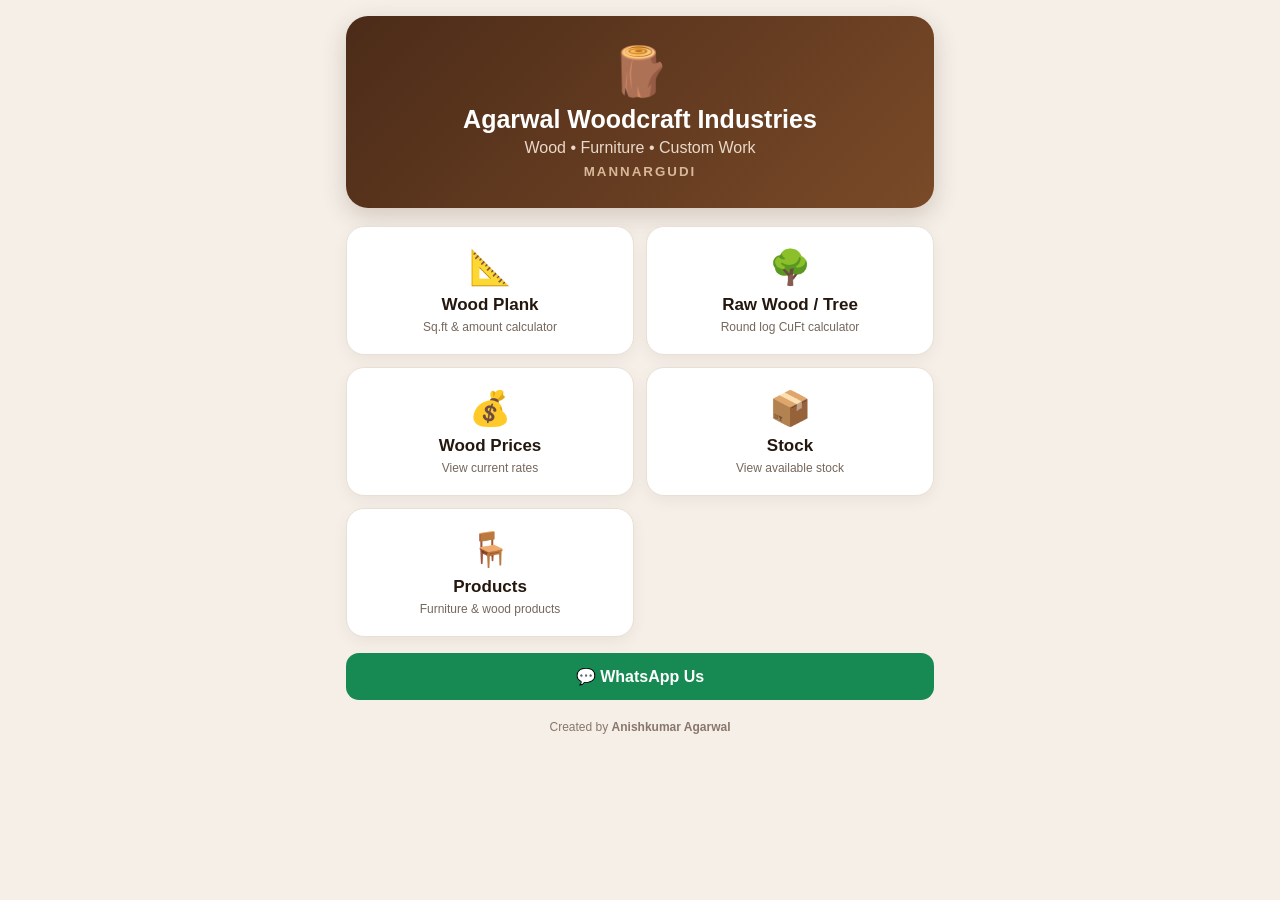
<file: index.html>
<!doctype html>
<html lang="en">
<head>
<meta charset="utf-8">
<meta name="viewport" content="width=device-width,initial-scale=1,viewport-fit=cover">
<meta name="theme-color" content="#5b351d">
<meta name="apple-mobile-web-app-capable" content="yes">
<meta name="apple-mobile-web-app-title" content="Agarwal Woodcraft">
<link rel="manifest" href="manifest.json">
<link rel="stylesheet" href="style.css">
<title>Agarwal Woodcraft</title>
</head>
<body>
<div class="app">
<header class="hero">
  <div class="logo">🪵</div>
  <h1>Agarwal Woodcraft Industries</h1>
  <p>Wood • Furniture • Custom Work</p>
  <small>MANNARGUDI</small>
</header>

<main class="grid">
  <a class="menu-card" href="wood-plank.html"><span>📐</span><b>Wood Plank</b><small>Sq.ft & amount calculator</small></a>
  <a class="menu-card" href="wood-tree.html"><span>🌳</span><b>Raw Wood / Tree</b><small>Round log CuFt calculator</small></a>
  <a class="menu-card" href="prices.html"><span>💰</span><b>Wood Prices</b><small>View current rates</small></a>
  <a class="menu-card" href="stock.html"><span>📦</span><b>Stock</b><small>View available stock</small></a>
  <a class="menu-card" href="products.html"><span>🪑</span><b>Products</b><small>Furniture & wood products</small></a>
</main>

<a class="whatsapp" href="https://wa.me/919245141108">💬 WhatsApp Us</a>
<footer>Created by <b>Anishkumar Agarwal</b></footer>
</div>
<script>
if ("serviceWorker" in navigator) {
  window.addEventListener("load", () => navigator.serviceWorker.register("./service-worker.js"));
}
</script>
</body>
</html>
</file>
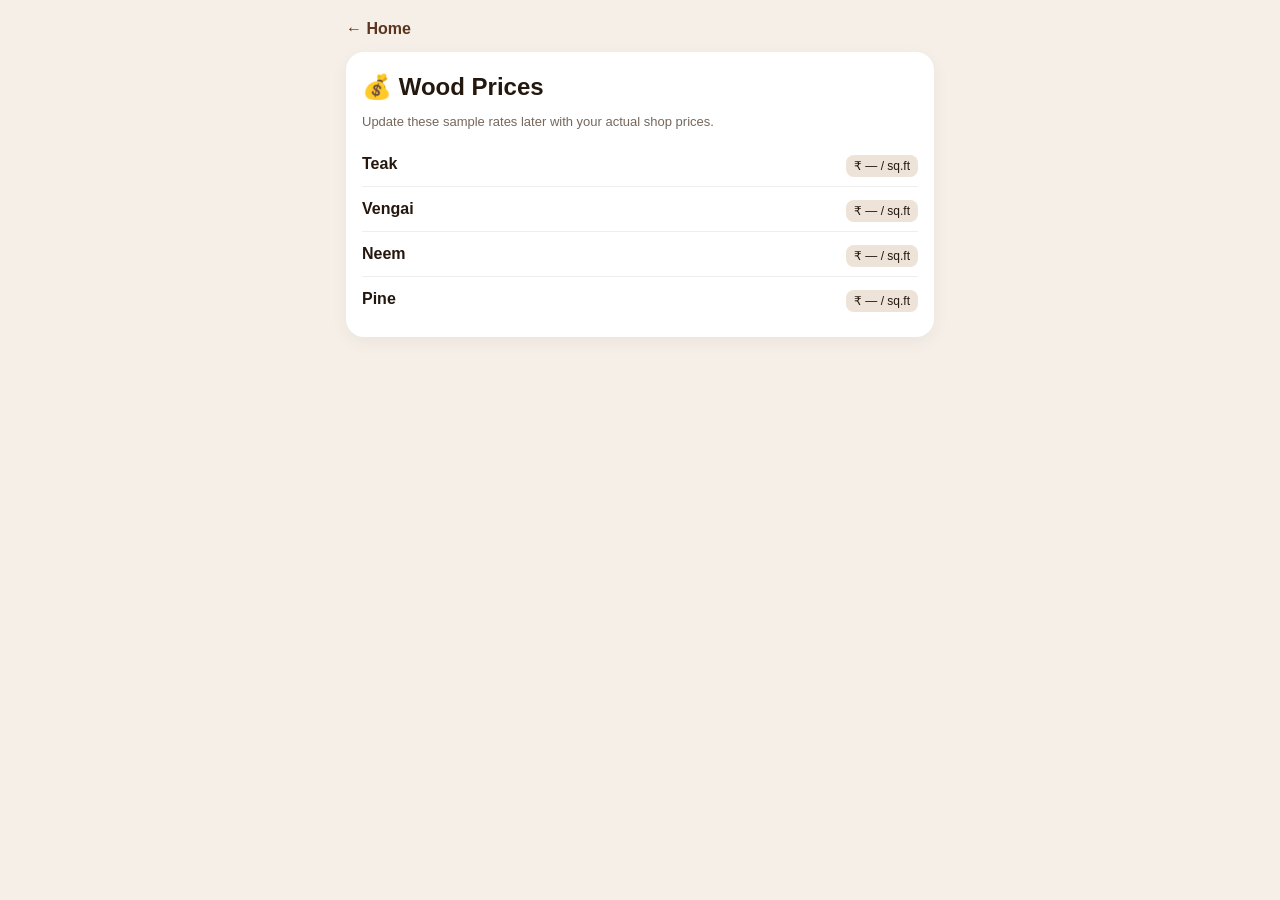
<file: prices.html>
<!doctype html><html><head><meta charset="utf-8"><meta name="viewport" content="width=device-width,initial-scale=1"><link rel="stylesheet" href="style.css"><title>Wood Prices</title></head><body><div class="app"><a class="back" href="index.html">← Home</a><div class="page"><h2>💰 Wood Prices</h2><p class="muted">Update these sample rates later with your actual shop prices.</p><div class="item"><b>Teak</b><span class="badge">₹ — / sq.ft</span></div><div class="item"><b>Vengai</b><span class="badge">₹ — / sq.ft</span></div><div class="item"><b>Neem</b><span class="badge">₹ — / sq.ft</span></div><div class="item"><b>Pine</b><span class="badge">₹ — / sq.ft</span></div></div></div></body></html>
</file>
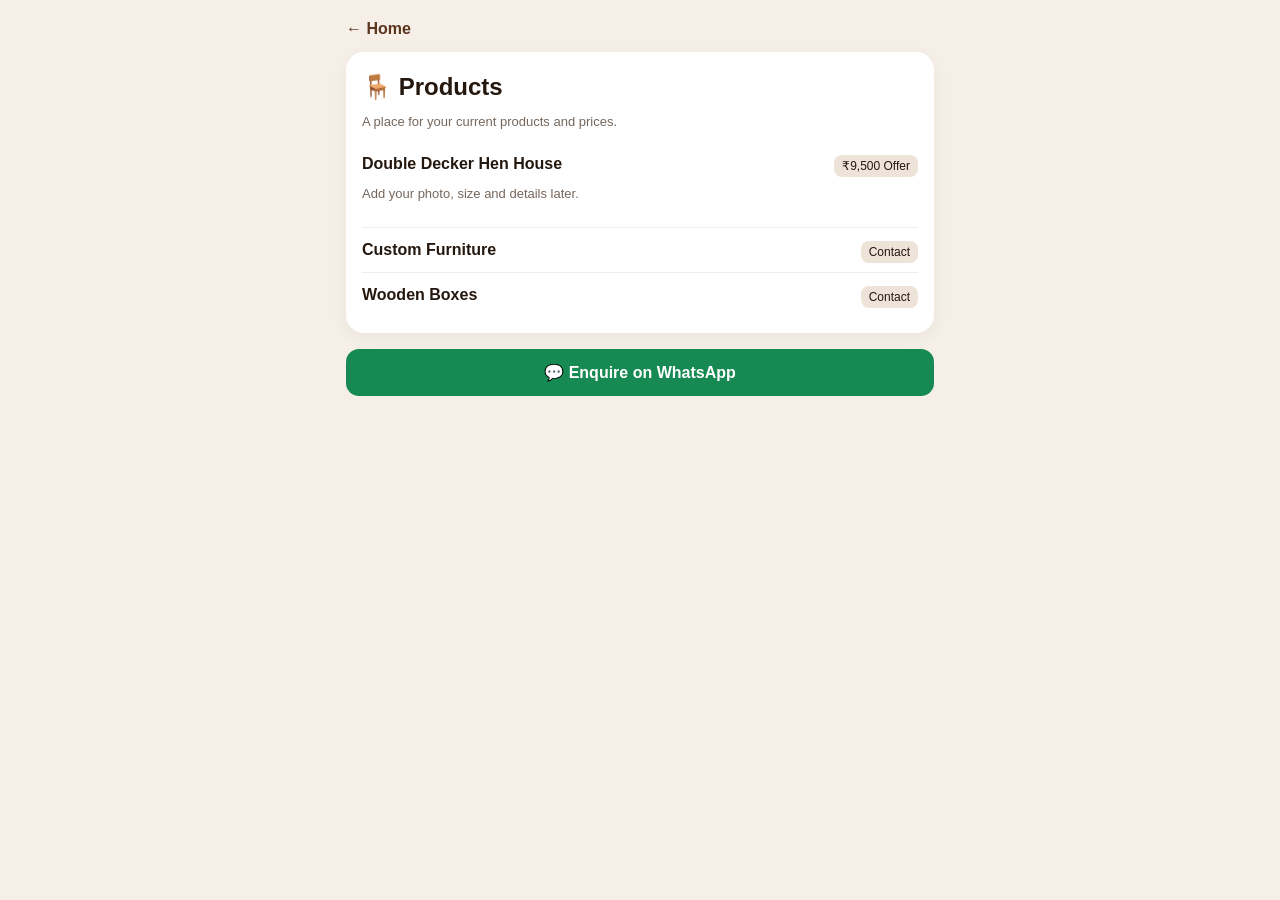
<file: products.html>
<!doctype html><html><head><meta charset="utf-8"><meta name="viewport" content="width=device-width,initial-scale=1"><link rel="stylesheet" href="style.css"><title>Products</title></head><body><div class="app"><a class="back" href="index.html">← Home</a><div class="page"><h2>🪑 Products</h2><p class="muted">A place for your current products and prices.</p><div class="item"><b>Double Decker Hen House</b><span class="badge">₹9,500 Offer</span><p class="muted">Add your photo, size and details later.</p></div><div class="item"><b>Custom Furniture</b><span class="badge">Contact</span></div><div class="item"><b>Wooden Boxes</b><span class="badge">Contact</span></div></div><a class="whatsapp" href="https://wa.me/919245141108">💬 Enquire on WhatsApp</a></div></body></html>
</file>
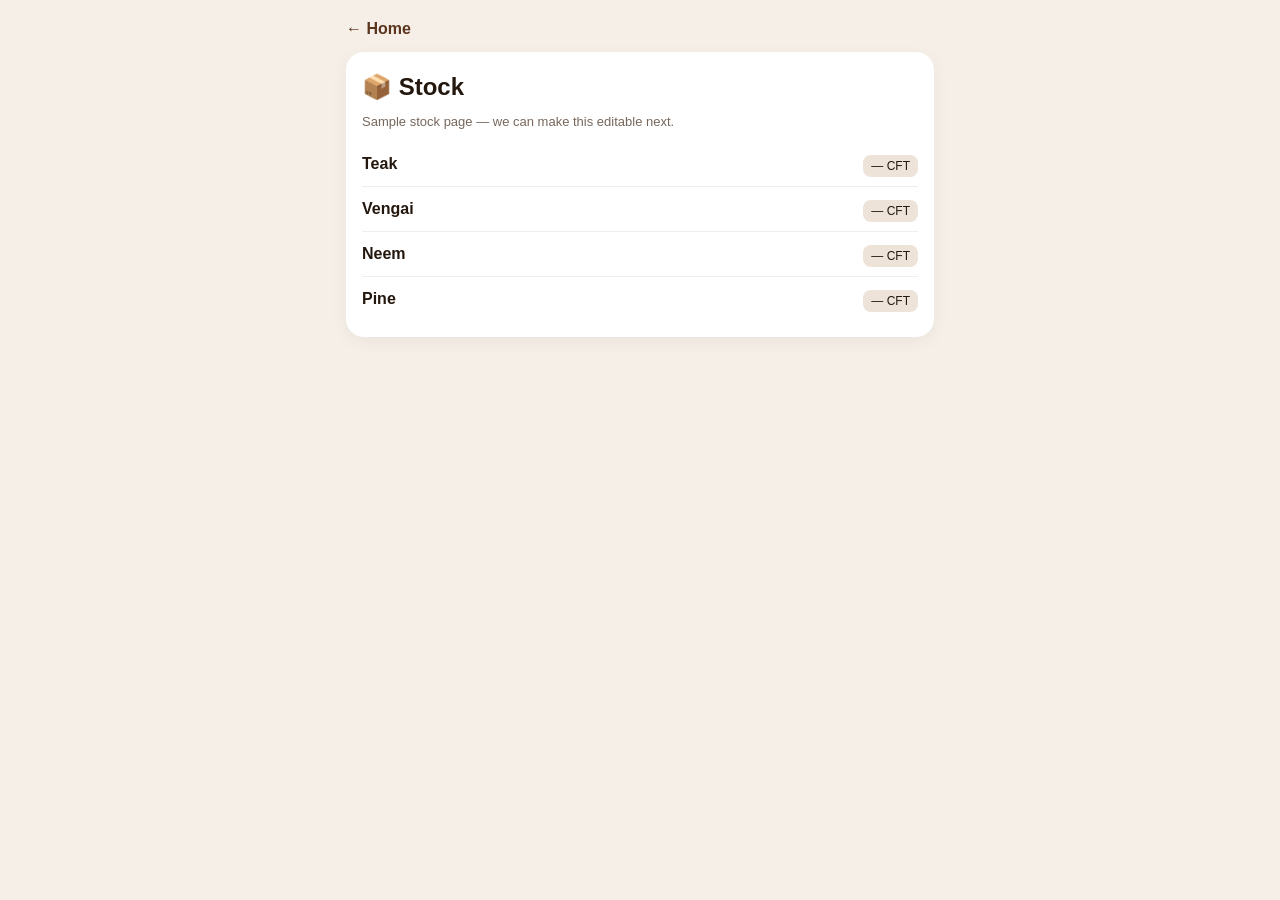
<file: stock.html>
<!doctype html><html><head><meta charset="utf-8"><meta name="viewport" content="width=device-width,initial-scale=1"><link rel="stylesheet" href="style.css"><title>Stock</title></head><body><div class="app"><a class="back" href="index.html">← Home</a><div class="page"><h2>📦 Stock</h2><p class="muted">Sample stock page — we can make this editable next.</p><div class="item"><b>Teak</b><span class="badge">— CFT</span></div><div class="item"><b>Vengai</b><span class="badge">— CFT</span></div><div class="item"><b>Neem</b><span class="badge">— CFT</span></div><div class="item"><b>Pine</b><span class="badge">— CFT</span></div></div></div></body></html>
</file>
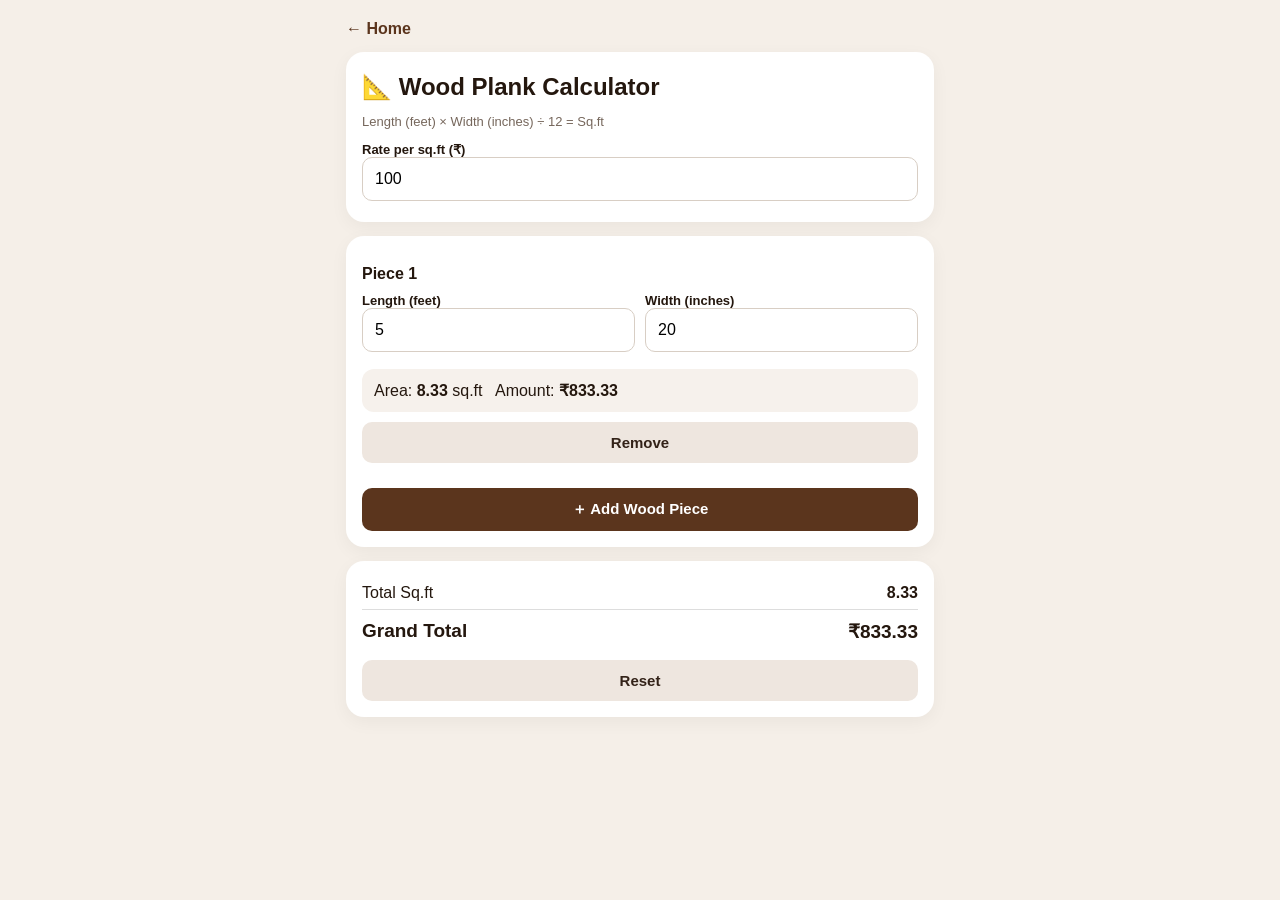
<file: wood-plank.html>
<!doctype html><html lang="en"><head><meta charset="utf-8"><meta name="viewport" content="width=device-width,initial-scale=1"><link rel="stylesheet" href="style.css"><title>Wood Plank Calculator</title></head><body><div class="app">
<a class="back" href="index.html">← Home</a><div class="page"><h2>📐 Wood Plank Calculator</h2><p class="muted">Length (feet) × Width (inches) ÷ 12 = Sq.ft</p>
<label>Rate per sq.ft (₹)<input id="rate" type="number" value="100" min="0"></label></div>
<div class="page"><div id="pieces"></div><button class="primary" id="add">＋ Add Wood Piece</button></div>
<div class="page"><div class="result-line"><span>Total Sq.ft</span><b id="sqft">0.00</b></div><div class="result-line total"><span>Grand Total</span><b id="amount">₹0.00</b></div><button class="secondary" id="reset">Reset</button></div>
</div><script>
const pe=document.getElementById("pieces"),rate=document.getElementById("rate");let n=0;
function add(l="",w=""){n++;let d=document.createElement("div");d.className="item";d.innerHTML=`<b>Piece ${n}</b><div class="row"><label>Length (feet)<input class="l" type="number" min="0" step=".01" value="${l}"></label><label>Width (inches)<input class="w" type="number" min="0" step=".01" value="${w}"></label></div><div class="result">Area: <b class="a">0.00</b> sq.ft &nbsp; Amount: <b class="m">₹0.00</b></div><button class="secondary rm">Remove</button>`;pe.appendChild(d);d.querySelectorAll("input").forEach(x=>x.oninput=calc);d.querySelector(".rm").onclick=()=>{d.remove();renumber();calc()};calc()}
function renumber(){[...pe.children].forEach((x,i)=>x.querySelector("b").textContent="Piece "+(i+1))}
function calc(){let s=0,a=0;document.querySelectorAll(".item").forEach(d=>{let l=+d.querySelector(".l").value||0,w=+d.querySelector(".w").value||0,x=l*w/12,y=x*(+rate.value||0);s+=x;a+=y;d.querySelector(".a").textContent=x.toFixed(2);d.querySelector(".m").textContent="₹"+y.toLocaleString("en-IN",{minimumFractionDigits:2,maximumFractionDigits:2})});document.getElementById("sqft").textContent=s.toFixed(2);document.getElementById("amount").textContent="₹"+a.toLocaleString("en-IN",{minimumFractionDigits:2,maximumFractionDigits:2})}
document.getElementById("add").onclick=()=>add();rate.oninput=calc;document.getElementById("reset").onclick=()=>{pe.innerHTML="";n=0;add(5,20)};add(5,20);
</script></body></html>
</file>
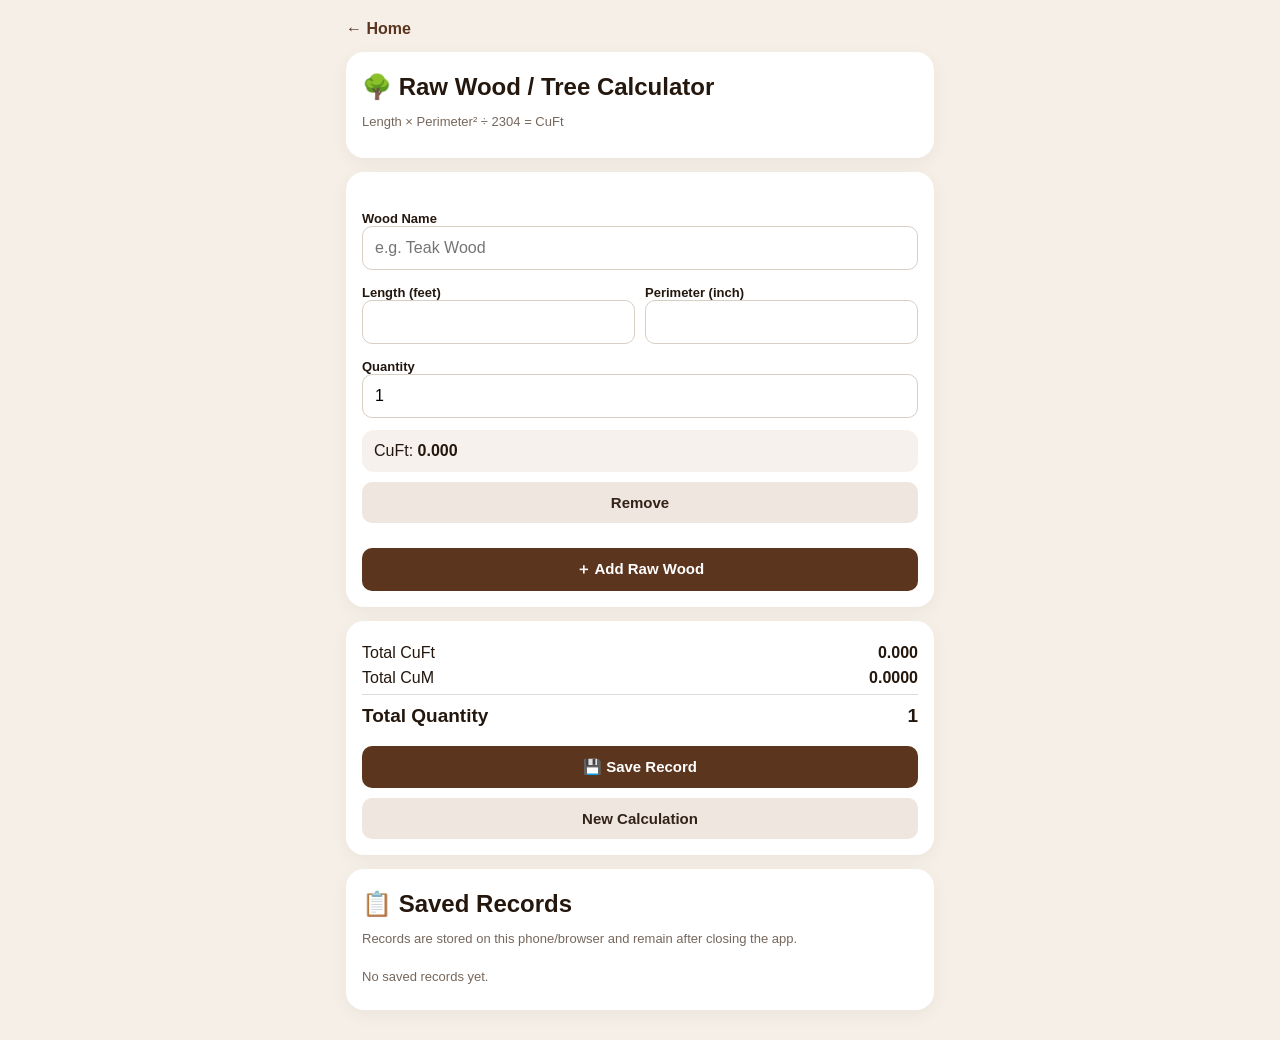
<file: wood-tree.html>
<!doctype html>
<html lang="en">
<head>
<meta charset="utf-8">
<meta name="viewport" content="width=device-width,initial-scale=1">
<link rel="stylesheet" href="style.css">
<title>Raw Wood Calculator</title>
<style>
.saved{margin-top:14px}
.saved-record{border:1px solid #e5d9cf;border-radius:12px;padding:12px;margin-top:10px;background:#fbf8f5}
.saved-head{display:flex;justify-content:space-between;gap:8px;align-items:center}
.saved-date{font-size:12px;color:#806f62}
.saved-wood{font-weight:900;font-size:16px}
.saved-line{display:flex;justify-content:space-between;margin-top:6px;font-size:13px}
.delete-record{background:#f1e7df;color:#6a321f;padding:7px 10px;font-size:12px}
</style>
</head>
<body>
<div class="app">
<a class="back" href="index.html">← Home</a>

<div class="page">
  <h2>🌳 Raw Wood / Tree Calculator</h2>
  <p class="muted">Length × Perimeter² ÷ 2304 = CuFt</p>
</div>

<div class="page">
  <div id="logs"></div>
  <button class="primary" id="add">＋ Add Raw Wood</button>
</div>

<div class="page">
  <div class="result-line"><span>Total CuFt</span><b id="cuft">0.000</b></div>
  <div class="result-line"><span>Total CuM</span><b id="cum">0.0000</b></div>
  <div class="result-line total"><span>Total Quantity</span><b id="qty">0</b></div>
  <button class="primary" id="save">💾 Save Record</button>
  <button class="secondary" id="reset">New Calculation</button>
</div>

<div class="page saved">
  <h2>📋 Saved Records</h2>
  <p class="muted">Records are stored on this phone/browser and remain after closing the app.</p>
  <div id="savedRecords"></div>
</div>

<script>
const le=document.getElementById("logs");
const savedEl=document.getElementById("savedRecords");
let n=0;

function add(name="",l="",p="",q=1){
  n++;
  let d=document.createElement("div");
  d.className="item";
  d.innerHTML=`
    <label>Wood Name
      <input class="wood" type="text" placeholder="e.g. Teak Wood" value="${name}">
    </label>
    <div class="row">
      <label>Length (feet)
        <input class="l" type="number" min="0" step=".01" value="${l}">
      </label>
      <label>Perimeter (inch)
        <input class="p" type="number" min="0" step=".01" value="${p}">
      </label>
    </div>
    <label>Quantity
      <input class="q" type="number" min="1" step="1" value="${q}">
    </label>
    <div class="result">CuFt: <b class="r">0.000</b></div>
    <button class="secondary rm">Remove</button>`;

  le.appendChild(d);

  d.querySelectorAll("input").forEach(x=>x.oninput=calc);
  d.querySelector(".rm").onclick=()=>{
    d.remove();
    calc();
  };
  calc();
}

function calc(){
  let s=0,q=0;
  document.querySelectorAll("#logs .item").forEach(d=>{
    let l=+d.querySelector(".l").value||0;
    let p=+d.querySelector(".p").value||0;
    let k=+d.querySelector(".q").value||0;
    let x=l*p*p/2304*k;
    s+=x;
    q+=k;
    d.querySelector(".r").textContent=x.toFixed(3);
  });
  document.getElementById("cuft").textContent=s.toFixed(3);
  document.getElementById("cum").textContent=(s*.028316846592).toFixed(4);
  document.getElementById("qty").textContent=q;
}

function getCurrentEntries(){
  const entries=[];
  document.querySelectorAll("#logs .item").forEach(d=>{
    const wood=d.querySelector(".wood").value.trim();
    const l=+d.querySelector(".l").value||0;
    const p=+d.querySelector(".p").value||0;
    const q=+d.querySelector(".q").value||0;
    if(l>0 && p>0 && q>0){
      const cuft=l*p*p/2304*q;
      entries.push({wood,length:l,perimeter:p,quantity:q,cuft});
    }
  });
  return entries;
}

function loadRecords(){
  const records=JSON.parse(localStorage.getItem("agarwalWoodRecords")||"[]");
  savedEl.innerHTML="";
  if(!records.length){
    savedEl.innerHTML='<div class="muted" style="padding:10px 0">No saved records yet.</div>';
    return;
  }

  records.forEach((rec,index)=>{
    const box=document.createElement("div");
    box.className="saved-record";

    let rows=rec.entries.map(e=>`
      <div class="saved-line">
        <span><b>${e.wood}</b> — ${e.quantity} nos</span>
        <span>${e.cuft.toFixed(3)} CuFt</span>
      </div>
      <div class="saved-line" style="color:#806f62">
        <span>${e.length} ft × ${e.perimeter} in</span>
      </div>
    `).join("");

    box.innerHTML=`
      <div class="saved-head">
        <div>
          <div class="saved-wood">Record ${records.length-index}</div>
          <div class="saved-date">${rec.date}</div>
        </div>
        <button class="delete-record" data-index="${index}">Delete</button>
      </div>
      ${rows}
      <div class="saved-line" style="border-top:1px solid #e5d9cf;padding-top:8px;margin-top:8px">
        <b>Total</b><b>${rec.totalCuft.toFixed(3)} CuFt</b>
      </div>`;

    box.querySelector(".delete-record").onclick=()=>{
      records.splice(index,1);
      localStorage.setItem("agarwalWoodRecords",JSON.stringify(records));
      loadRecords();
    };

    savedEl.appendChild(box);
  });
}

document.getElementById("add").onclick=()=>add();
document.getElementById("save").onclick=()=>{
  const entries=getCurrentEntries();
  if(!entries.length){
    alert("Please enter at least one wood name and valid measurement.");
    return;
  }

  const totalCuft=entries.reduce((sum,e)=>sum+e.cuft,0);
  const records=JSON.parse(localStorage.getItem("agarwalWoodRecords")||"[]");

  records.unshift({
    date:new Date().toLocaleString("en-IN"),
    entries,
    totalCuft
  });

  localStorage.setItem("agarwalWoodRecords",JSON.stringify(records));
  loadRecords();
  alert("Record saved successfully.");
};

document.getElementById("reset").onclick=()=>{
  le.innerHTML="";
  n=0;
  add();
};

add();
loadRecords();
</script>
</body>
</html>
</file>
<file: style.css>
*{box-sizing:border-box}
body{margin:0;background:#f5efe8;color:#24170e;font-family:-apple-system,BlinkMacSystemFont,"Segoe UI",Arial,sans-serif}
.app{max-width:620px;margin:auto;min-height:100vh;padding:16px}
.hero{background:linear-gradient(135deg,#4b2b18,#7a4a28);color:#fff;text-align:center;border-radius:22px;padding:28px 16px;margin-bottom:18px;box-shadow:0 8px 24px #4b2b1833}
.logo{font-size:48px}.hero h1{font-size:25px;margin:5px 0}.hero p{margin:5px 0;color:#ead8c8}.hero small{font-weight:800;letter-spacing:2px;color:#d8b898}
.grid{display:grid;grid-template-columns:1fr 1fr;gap:12px}
.menu-card{background:#fff;border:1px solid #eadfd4;border-radius:18px;padding:20px 12px;text-align:center;text-decoration:none;color:#24170e;box-shadow:0 5px 16px #0000000d}
.menu-card span{display:block;font-size:34px;margin-bottom:8px}.menu-card b{display:block;font-size:17px}.menu-card small{display:block;color:#76675c;margin-top:5px;font-size:12px}
.whatsapp{display:block;background:#168a52;color:white;text-align:center;text-decoration:none;font-weight:800;border-radius:13px;padding:14px;margin-top:16px}
footer{text-align:center;color:#88776a;font-size:12px;padding:20px 0 8px}
.page{background:#fff;border-radius:18px;padding:16px;box-shadow:0 5px 18px #0000000c;margin-bottom:14px}
.back{display:block;text-decoration:none;color:#5b351d;font-weight:800;margin:4px 0 14px}
h2{margin:5px 0 4px} .muted{color:#76675c;font-size:13px}
label{display:block;font-weight:700;font-size:13px;margin:10px 0 5px}
input{width:100%;padding:12px;border:1px solid #d8cec4;border-radius:10px;font-size:16px}
button{border:0;border-radius:10px;padding:12px;font-weight:800;font-size:15px;cursor:pointer}
.primary{background:#5b351d;color:#fff;width:100%;margin-top:12px}.secondary{background:#eee6df;color:#332218;width:100%;margin-top:10px}
.row{display:grid;grid-template-columns:1fr 1fr;gap:10px}
.result{margin-top:12px;background:#f6f1ec;border-radius:12px;padding:12px}
.result-line{display:flex;justify-content:space-between;margin:7px 0}.total{font-size:19px;font-weight:900;border-top:1px solid #ddd;padding-top:10px}
.item{padding:13px 0;border-bottom:1px solid #eee}.item:last-child{border-bottom:0}
.badge{float:right;background:#eee3d8;padding:4px 8px;border-radius:8px;font-size:12px}
</file>
